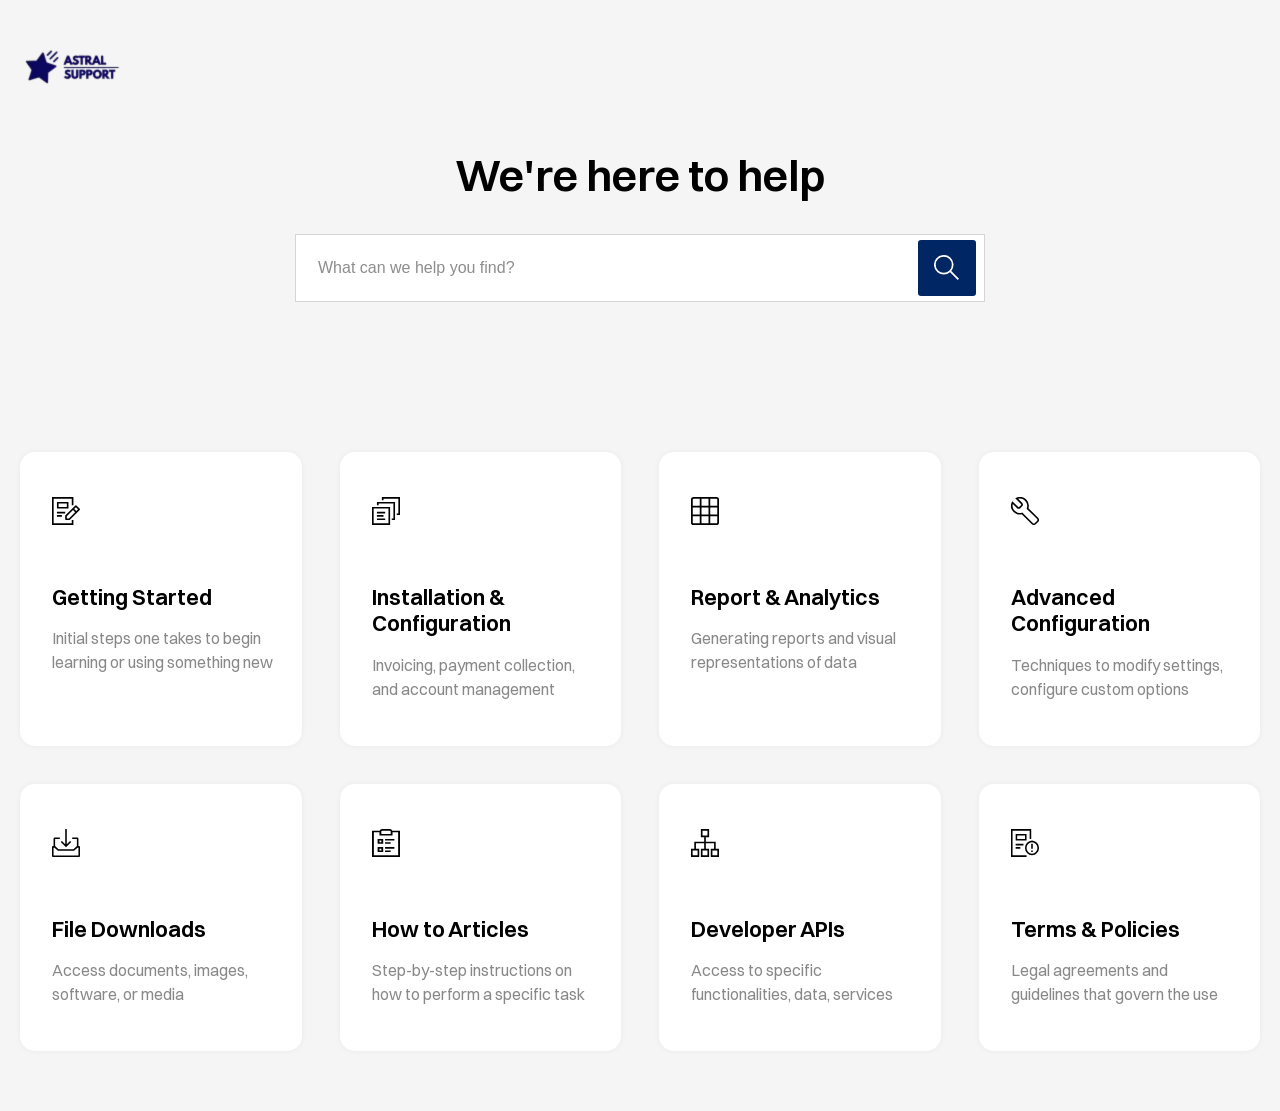
<file: index.html>
<!doctype html>
<html class="no-js" lang="en">
<head>
    <meta charset="utf-8">
    <meta name="description" content="">
    <meta name="viewport" content="width=device-width, initial-scale=1">

    <title>Astral | Home</title>

    <link rel="stylesheet" href="./css/style.min.css">
</head>
<body>
<header class="site-header">
    <div class="container-fluid">
        <div class="site-header__inner">
            <a href="./index.html">
                <img src="./images/logo.png" height="44" width="123" alt="Star Services Logo">
            </a>
        </div>
    </div>
</header>

<main class="site-content">
    <section class="search-helper">
        <div class="container">
            <div class="search-helper__inner">
                <h2 class="h1">We're here to help</h2>

                <div class="search-form">
                    <form>
                        <input type="text" placeholder="What can we help you find?">
                        <input type="submit" value="submit">
                    </form>
                </div>
            </div>
        </div>
    </section>

    <section class="documentation-links">
        <div class="container">
            <div class="documentation-links__inner">
                <div class="row">
                    <div class="col">
                        <div class="documentation-links__single">
                            <a href="./details.html" class="anchor-overlay">null</a>

                            <figure class="documentation-links__icon">
                                <img src="./images/assignment.svg" alt="File Pencil Icon" height="28" width="28">
                            </figure>
                            <div class="documentation-links__content">
                                <h2>Getting Started</h2>
                                <p>Initial steps one takes to begin learning or using something new</p>
                            </div>
                        </div>
                    </div>
                    <div class="col">
                        <div class="documentation-links__single">
                            <a href="./details.html" class="anchor-overlay">null</a>

                            <figure class="documentation-links__icon">
                                <img src="./images/files.svg" alt="File Stack Icon" height="28" width="28">
                            </figure>
                            <div class="documentation-links__content">
                                <h2>Installation &amp; Configuration</h2>
                                <p>Invoicing, payment collection, and account management</p>
                            </div>
                        </div>
                    </div>
                    <div class="col">
                        <div class="documentation-links__single">
                            <a href="./details.html" class="anchor-overlay">null</a>

                            <figure class="documentation-links__icon">
                                <img src="./images/grid.svg" alt="Grid Lines Icon" height="28" width="28">
                            </figure>
                            <div class="documentation-links__content">
                                <h2>Report &amp; Analytics</h2>
                                <p>Generating reports and visual representations of data</p>
                            </div>
                        </div>
                    </div>
                    <div class="col">
                        <div class="documentation-links__single">
                            <a href="./details.html" class="anchor-overlay">null</a>

                            <figure class="documentation-links__icon">
                                <img src="./images/wrench.svg" alt="Wrench Icon" height="28" width="28">
                            </figure>
                            <div class="documentation-links__content">
                                <h2>Advanced Configuration</h2>
                                <p>Techniques to modify settings, configure custom options</p>
                            </div>
                        </div>
                    </div>
                    <div class="col">
                        <div class="documentation-links__single">
                            <a href="./details.html" class="anchor-overlay">null</a>

                            <figure class="documentation-links__icon">
                                <img src="./images/download.svg" alt="Download Icon" height="28" width="28">
                            </figure>
                            <div class="documentation-links__content">
                                <h2>File Downloads</h2>
                                <p>Access documents, images, software, or media</p>
                            </div>
                        </div>
                    </div>
                    <div class="col">
                        <div class="documentation-links__single">
                            <a href="./details.html" class="anchor-overlay">null</a>

                            <figure class="documentation-links__icon">
                                <img src="./images/checklist.svg" alt="Checklist Icon" height="28" width="28">
                            </figure>
                            <div class="documentation-links__content">
                                <h2>How to Articles</h2>
                                <p>Step-by-step instructions on how to perform a specific task</p>
                            </div>
                        </div>
                    </div>
                    <div class="col">
                        <div class="documentation-links__single">
                            <a href="./details.html" class="anchor-overlay">null</a>

                            <figure class="documentation-links__icon">
                                <img src="./images/subaccounts.svg" alt="Branch Type Icon" height="28" width="28">
                            </figure>
                            <div class="documentation-links__content">
                                <h2>Developer APIs</h2>
                                <p>Access to specific functionalities, data, services</p>
                            </div>
                        </div>
                    </div>
                    <div class="col">
                        <div class="documentation-links__single">
                            <a href="./details.html" class="anchor-overlay">null</a>

                            <figure class="documentation-links__icon">
                                <img src="./images/not-graded.svg" alt="File Exclamation Icon" height="28" width="28">
                            </figure>
                            <div class="documentation-links__content">
                                <h2>Terms &amp; Policies</h2>
                                <p>Legal agreements and guidelines that govern the use</p>
                            </div>
                        </div>
                    </div>
                </div>
            </div>
        </div>
    </section>
</main>

<script src="./js/script.min.js"></script>
</body>
</html>
</file>
<file: css/style.min.css>
*,:after,:before{-webkit-box-sizing:border-box;box-sizing:border-box}html{font-size:100%}body{background-color:#f5f5f5;font-family:"Switzer",sans-serif;font-size:1rem;line-height:1.5;margin:0;padding:0;overflow-x:hidden}.h1,.h2,.h3,.h4,.h5,.h6,h1,h2,h3,h4,h5,h6{margin-top:0;margin-bottom:0.5rem;line-height:1.2}.h1,h1{font-size:calc(1.375rem + 1.5vw)}.h2,h2{font-size:calc(1.325rem + 0.9vw)}.h3,h3{font-size:calc(1.3rem + 0.6vw)}.h4,h4{font-size:calc(1.275rem + 0.3vw)}.h5,h5{font-size:1.25rem}.h6,h6{font-size:1rem}@media screen and (min-width:1200px){.h1,h1{font-size:2.5rem}.h2,h2{font-size:2rem}.h3,h3{font-size:1.75rem}.h4,h4{font-size:1.5rem}}@font-face{font-family:"Switzer";src:url("../webfonts/switzer/Switzer-Medium.woff2") format("woff2"),url("../webfonts/switzer/Switzer-Medium.woff") format("woff");font-weight:500;font-style:normal;font-display:swap}@font-face{font-family:"Switzer";src:url("../webfonts/switzer/Switzer-Semibold.woff2") format("woff2"),url("../webfonts/switzer/Switzer-Semibold.woff") format("woff");font-weight:600;font-style:normal;font-display:swap}@font-face{font-family:"Switzer";src:url("../webfonts/switzer/Switzer-Regular.woff2") format("woff2"),url("../webfonts/switzer/Switzer-Regular.woff") format("woff");font-weight:normal;font-style:normal;font-display:swap}.d-flex{display:-webkit-box;display:-ms-flexbox;display:flex}.flex-wrap{-ms-flex-wrap:wrap;flex-wrap:wrap}.container,.container-fluid{margin:0 auto;padding:0 20px}.container{max-width:1320px}.container-fluid{max-width:1470px}.anchor-overlay{font-size:0;inset:0;position:absolute;z-index:1}.search-form form{height:50px;position:relative}.search-form input[type=text]{border:0.5px solid #d5d5d5;-webkit-box-shadow:none;box-shadow:none;height:100%;display:block;font-size:1rem;padding:0 60px 0 15px;width:100%}.search-form input[type=text]::-webkit-input-placeholder{color:#8D8D8D;opacity:1}.search-form input[type=text]::-moz-placeholder{color:#8D8D8D;opacity:1}.search-form input[type=text]:-ms-input-placeholder{color:#8D8D8D;opacity:1}.search-form input[type=text]::-ms-input-placeholder{color:#8D8D8D;opacity:1}.search-form input[type=text]::placeholder{color:#8D8D8D;opacity:1}.search-form input[type=text]:focus{-webkit-box-shadow:0 0 9px 1px rgba(0,0,0,0.06);box-shadow:0 0 9px 1px rgba(0,0,0,0.06);outline:none}.search-form input[type=submit]{background-color:#002664;background-image:url(../images/magnify-glass.svg);background-position:center;background-repeat:no-repeat;border:0;border-radius:3px;bottom:3px;cursor:pointer;font-size:0;position:absolute;-webkit-transition:300ms background-color linear;transition:300ms background-color linear;right:3px;top:3px;width:50px}.search-form input[type=submit]:hover{background-color:rgba(0,38,100,0.85)}.breadcrumbs{color:#868484;display:-webkit-box;display:-ms-flexbox;display:flex;-ms-flex-wrap:wrap;flex-wrap:wrap;list-style-type:none;margin-top:0;padding-left:0}.breadcrumbs li:not(:last-of-type):after{content:"/";color:#575656;margin:0 5px}.breadcrumbs a{color:#575656;text-decoration:none}.breadcrumbs a:hover{color:#000000}.text-content{color:#3B3939}.text-content h2,.text-content h3,.text-content h4,.text-content h5,.text-content h6{color:#010101;font-weight:500}@media screen and (min-width:576px){.search-form:not(.documentation-sidebar__form) form{height:68px}.search-form:not(.documentation-sidebar__form) input[type=text]{padding:0 75px 0 22px}.search-form:not(.documentation-sidebar__form) input[type=submit]{bottom:6px;width:58px;right:9px;top:6px}}.site-header{margin:0 0 30px;padding:20px 0}@media screen and (min-width:576px){.site-header{margin:0 0 9px;padding:45px 0}}.search-helper{text-align:center}.search-helper__inner{max-width:690px;margin:0 auto}.search-helper .search-form{margin:20px 0 0}@media screen and (min-width:576px){.search-helper .search-form{margin:32px 0 0}}@media screen and (min-width:992px){.search-helper h2{font-size:44px}}.documentation-links{margin:30px 0}.documentation-links__inner>.row{display:-ms-grid;display:grid;-ms-grid-columns:1fr;grid-template-columns:1fr;grid-row-gap:20px}.documentation-links__single{background-color:#ffffff;border-radius:15px;-webkit-box-shadow:0 0 6px rgba(0,0,0,0.05);box-shadow:0 0 6px rgba(0,0,0,0.05);display:-webkit-box;display:-ms-flexbox;display:flex;-webkit-box-orient:vertical;-webkit-box-direction:normal;-ms-flex-direction:column;flex-direction:column;height:100%;padding:45px 32px;position:relative;-webkit-transition:300ms -webkit-box-shadow linear;transition:300ms -webkit-box-shadow linear;transition:300ms box-shadow linear;transition:300ms box-shadow linear,300ms -webkit-box-shadow linear}.documentation-links__single:hover{-webkit-box-shadow:0 16px 64px -16px rgba(0,0,0,0.2);box-shadow:0 16px 64px -16px rgba(0,0,0,0.2)}.documentation-links__icon{margin:0 0 33px}.documentation-links__content>h2{font-size:22px}.documentation-links__content>p{color:#888888;margin-right:-10px}.documentation-links__content>p:last-of-type{margin-bottom:0}@media screen and (min-width:576px){.documentation-links{margin:60px 0}.documentation-links__inner>.row{-ms-grid-columns:1fr 38px 1fr;grid-template-columns:1fr 1fr;grid-gap:38px}.documentation-links__icon{margin:0 0 53px}.documentation-links__content>h2{margin:0 0 16px}}@media screen and (min-width:992px){.documentation-links{margin:150px 0 60px}.documentation-links__inner>.row{-ms-grid-columns:1fr 38px 1fr 38px 1fr;grid-template-columns:1fr 1fr 1fr}}@media screen and (min-width:1200px){.documentation-links__inner>.row{-ms-grid-columns:1fr 38px 1fr 38px 1fr 38px 1fr;grid-template-columns:1fr 1fr 1fr 1fr}}.documentation-sidebar{background-color:#ffffff;bottom:0;left:0;min-height:100vh;padding:20px;max-width:327px;overflow-y:auto;position:fixed;scrollbar-width:none;-ms-overflow-style:none;top:0;-webkit-transform:translateX(-327px);transform:translateX(-327px);-webkit-transition:300ms -webkit-transform linear;transition:300ms -webkit-transform linear;transition:300ms transform linear;transition:300ms transform linear,300ms -webkit-transform linear;width:100%}.documentation-sidebar::-webkit-scrollbar{width:0}.documentation-sidebar::-webkit-scrollbar-thumb{background-color:transparent}.documentation-sidebar__logo{margin-bottom:50px}.documentation-sidebar__toggle{background-color:transparent;border:0;cursor:pointer;display:inline-block;position:fixed;-webkit-transform:translate(5px,10px) rotate(0);transform:translate(5px,10px) rotate(0);-webkit-transition:300ms -webkit-transform linear;transition:300ms -webkit-transform linear;transition:300ms transform linear;transition:300ms transform linear,300ms -webkit-transform linear}.documentation-sidebar__menu{margin-top:50px;padding-left:20px}.documentation-sidebar__menu ul{padding-left:0;list-style-type:none}.documentation-sidebar__menu>ul{font-weight:500;font-size:18px}.documentation-sidebar__menu>ul ul{border-left:1.5px solid #B2B2B2;color:#868484;font-size:16px;font-weight:normal;margin-top:30px;padding-left:18px}.documentation-sidebar__menu .menu-item{margin-bottom:30px;position:relative}.documentation-sidebar__menu .menu-item:hover>a{color:#E42313}.documentation-sidebar__menu .current-menu-item:before{border-left:2px solid #E42313;content:"";position:absolute;top:0;left:-20px;bottom:0}.documentation-sidebar__menu .current-menu-item>a{color:#E42313}.documentation-sidebar__menu a{color:inherit;text-decoration:none;-webkit-transition:300ms color linear;transition:300ms color linear}.documentation-sidebar.is-open{-webkit-transform:translateX(0);transform:translateX(0)}.documentation-sidebar.is-open~.documentation-sidebar__toggle{-webkit-transform:translate(275px,20px) rotate(-180deg);transform:translate(275px,20px) rotate(-180deg)}@media screen and (min-width:1200px){.documentation-sidebar{-webkit-transform:translateX(0);transform:translateX(0);padding:45px 20px}.documentation-sidebar__logo{margin-bottom:70px;padding-left:30px}.documentation-sidebar__toggle{display:none}.documentation-sidebar__menu{margin-top:90px}}.documentation-content{padding:50px 20px 20px 20px;max-width:1140px;width:100%}@media screen and (min-width:1200px){.documentation-content{margin-left:327px;padding:100px;width:calc(100% - 327px)}}
</file>
